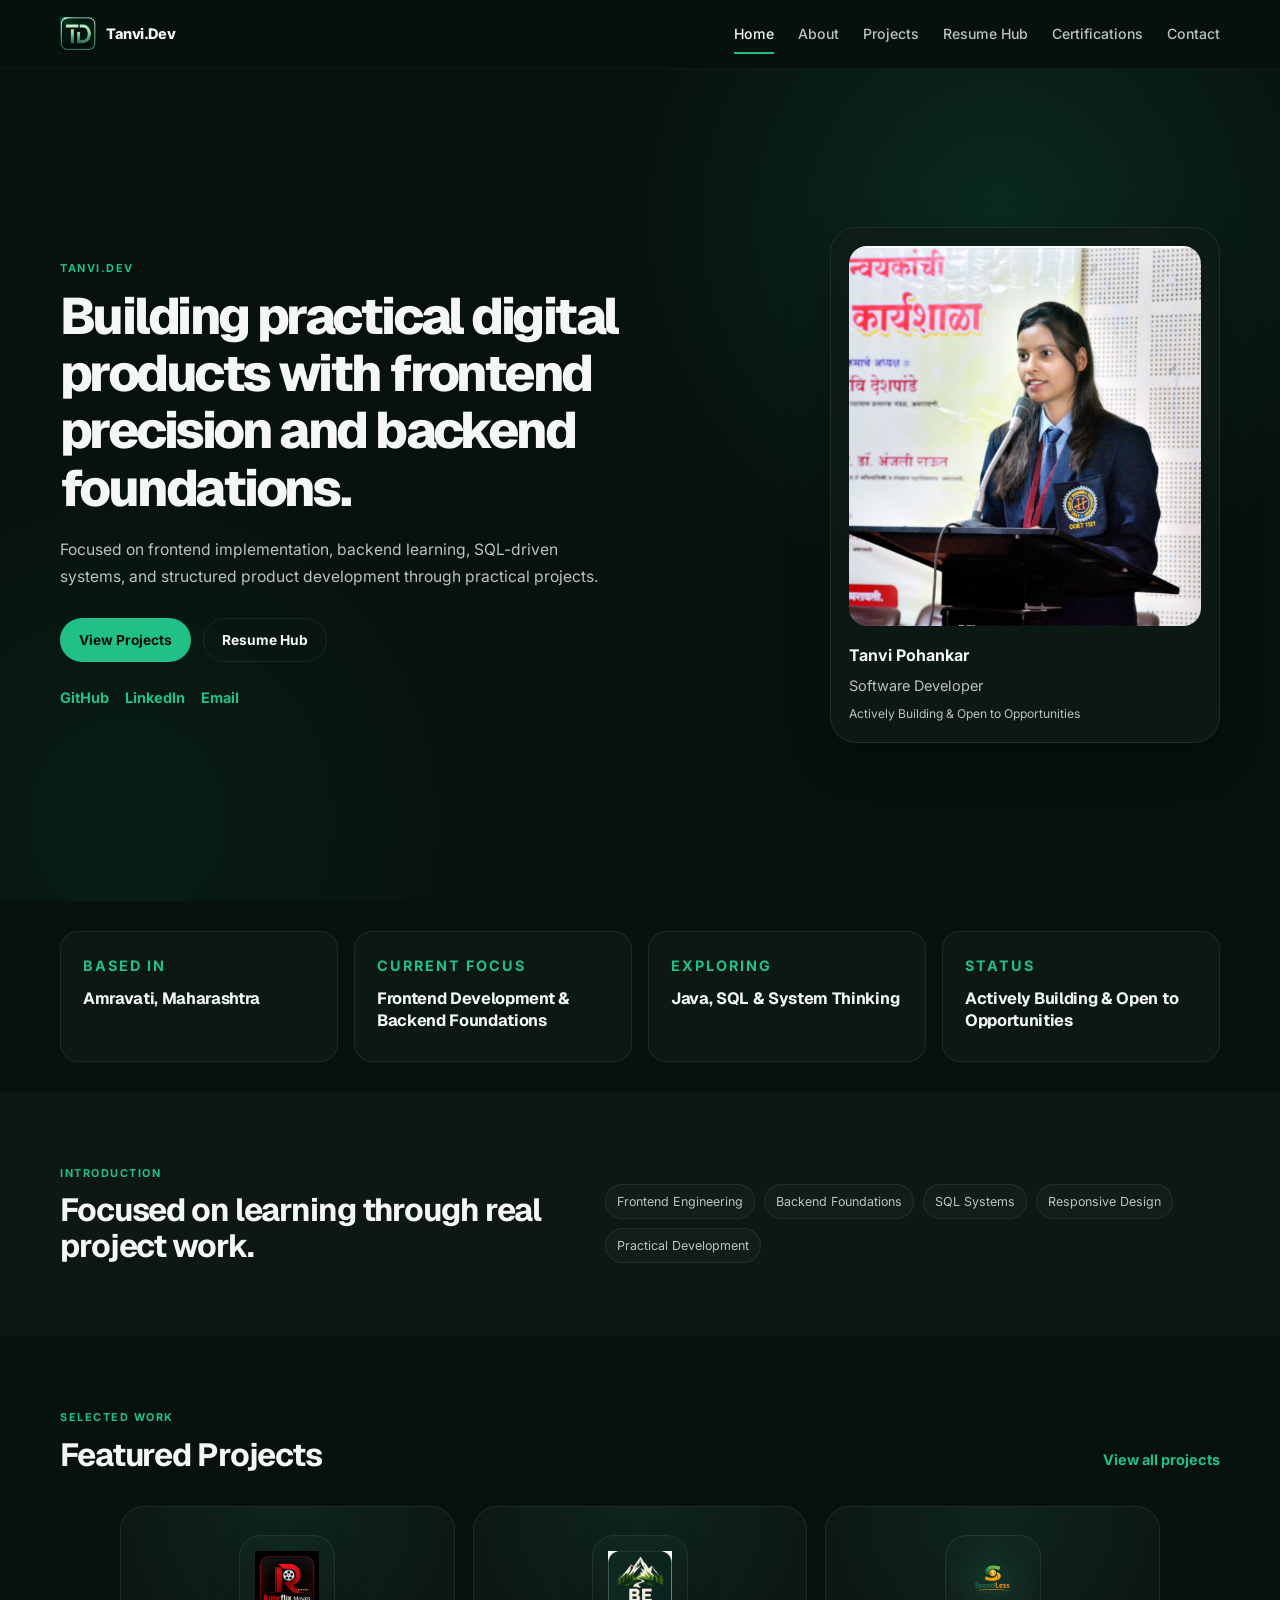
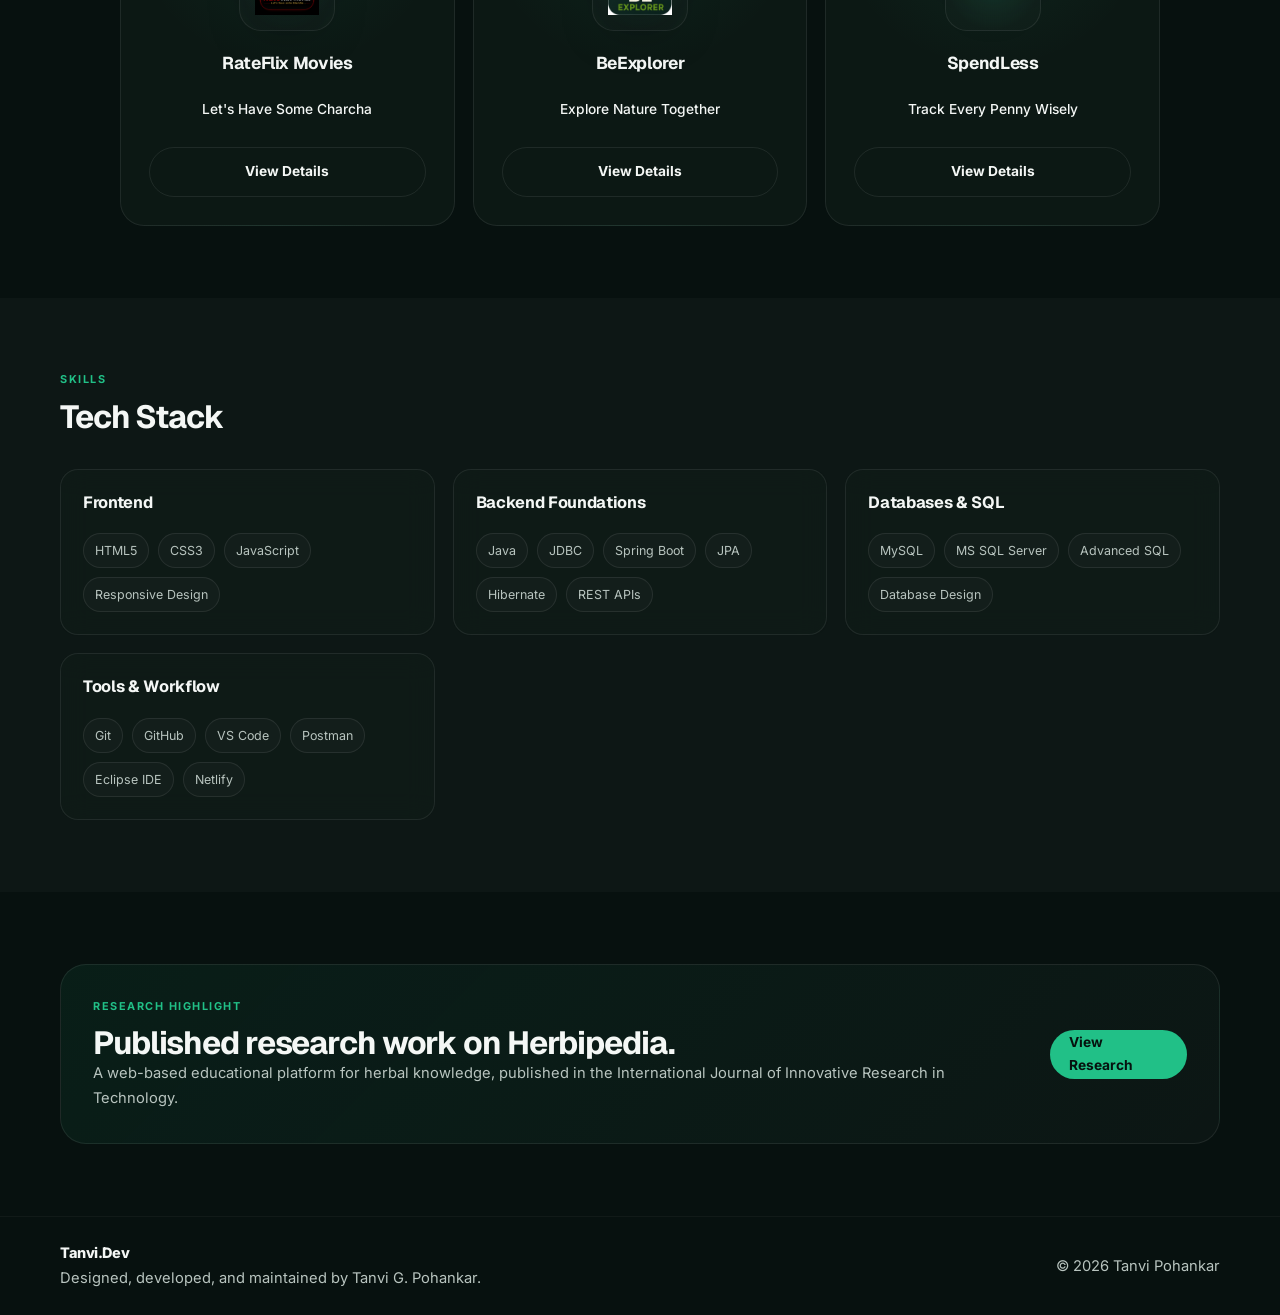
<file: index.html>
<!DOCTYPE html>
<html lang="en">
<head>
  <meta charset="UTF-8">
  <meta name="viewport" content="width=device-width, initial-scale=1.0">

  <title>Tanvi.Dev | Tanvi Pohankar</title>
  <meta name="description" content="Tanvi.Dev is the personal developer brand of Tanvi Pohankar, showcasing projects, resumes, certifications, skills, and software development work.">
  <meta name="author" content="Tanvi Pohankar">
  <meta name="theme-color" content="#07110f">

  <meta property="og:title" content="Tanvi.Dev | Tanvi Pohankar">
  <meta property="og:description" content="Personal developer brand showcasing projects, resumes, certifications, and software development work.">
  <meta property="og:type" content="website">
  <meta property="og:image" content="./assets/images/logo/tanvi-logo.png">

  <link rel="icon" type="image/png" href="./assets/images/logo/tanvi-logo.png">
  <link rel="apple-touch-icon" href="./assets/images/logo/tanvi-logo.png">

  <link rel="preconnect" href="https://fonts.googleapis.com">
  <link rel="preconnect" href="https://fonts.gstatic.com" crossorigin>
  <link href="https://fonts.googleapis.com/css2?family=Geist:wght@500;600;700;800&family=Inter:wght@400;500;600;700&display=swap" rel="stylesheet">

  <link rel="stylesheet" href="./css/style.css">
  <link rel="stylesheet" href="./css/responsive.css">
</head>

<body>
  <a href="#main-content" class="skip-link">Skip to content</a>

  <header class="site-header" id="site-header">
    <div class="container header-container">
      <a href="./index.html" class="brand" aria-label="Tanvi.Dev home">
        <img src="./assets/images/logo/tanvi-logo.png" alt="" class="brand-logo">
        <span>Tanvi.Dev</span>
      </a>

      <nav class="site-nav" id="site-nav" aria-label="Main navigation">
        <a href="./index.html" class="nav-link active">Home</a>
        <a href="./about.html" class="nav-link">About</a>
        <a href="./projects.html" class="nav-link">Projects</a>
        <a href="./resume.html" class="nav-link">Resume Hub</a>
        <a href="./certifications.html" class="nav-link">Certifications</a>
        <a href="./contact.html" class="nav-link">Contact</a>
      </nav>

      <button class="nav-toggle" id="nav-toggle" type="button" aria-label="Open navigation" aria-expanded="false" aria-controls="site-nav">
        <span></span>
        <span></span>
      </button>
    </div>
  </header>

  <main id="main-content">

    <section class="hero section-padding">
      <div class="container hero-grid">
        <div class="hero-content">
          <p class="eyebrow">Tanvi.Dev</p>

          <h1 id="hero-title">
            Building practical digital products with frontend precision and backend foundations.
          </h1>

          <p class="hero-description" id="hero-description">
            Focused on frontend implementation, backend learning, SQL-driven systems, and structured product development through practical projects.
          </p>

          <div class="hero-actions" aria-label="Primary actions">
            <a href="./projects.html" class="btn btn-primary">View Projects</a>
            <a href="./resume.html" class="btn btn-secondary">Resume Hub</a>
          </div>

          <div class="hero-links" id="hero-links" aria-label="Social links"></div>
        </div>

        <aside class="hero-visual" aria-label="Profile summary">
          <div class="profile-card">
            <div class="profile-image-wrap">
              <img src="./assets/images/logo/tanvi_anchor.png" alt="Tanvi Pohankar" class="profile-image">
            </div>

            <div class="profile-meta">
              <strong>Tanvi Pohankar</strong>
              <span id="profile-role"></span>
              <small id="profile-status"></small>
            </div>
          </div>
        </aside>
      </div>
    </section>

    <section class="snapshot section-padding-sm">
      <div class="container">
        <div class="snapshot-grid" id="profile-snapshot"></div>
      </div>
    </section>

    <section class="section-padding section-muted">
      <div class="container section-grid">
        <div>
          <p class="eyebrow">Introduction</p>
          <h2>Focused on learning through real project work.</h2>
        </div>

        <div>
          <p class="section-text" id="quick-intro"></p>
          <div class="mini-tags" id="focus-tags"></div>
        </div>
      </div>
    </section>

    <section class="section-padding">
      <div class="container">
        <div class="section-header">
          <div>
            <p class="eyebrow">Selected Work</p>
            <h2>Featured Projects</h2>
          </div>

          <a href="./projects.html" class="text-link">View all projects</a>
        </div>

        <div class="card-grid featured-grid" id="featured-projects"></div>
      </div>
    </section>

    <section class="section-padding section-muted">
      <div class="container">
        <div class="section-header">
          <div>
            <p class="eyebrow">Skills</p>
            <h2>Tech Stack</h2>
          </div>
        </div>

        <div class="card-grid" id="tech-stack"></div>
      </div>
    </section>

    <section class="section-padding">
      <div class="container">
        <div class="cta-panel">
          <div>
            <p class="eyebrow">Research Highlight</p>
            <h2>Published research work on Herbipedia.</h2>
            <p>
              A web-based educational platform for herbal knowledge, published in the International Journal of Innovative Research in Technology.
            </p>
          </div>

          <div class="cta-actions">
            <a href="./about.html#research-section" class="btn btn-primary">View Research</a>
          </div>
        </div>
      </div>
    </section>

  </main>

  <footer class="site-footer">
    <div class="container footer-container">
      <div>
        <a href="./index.html" class="footer-brand">Tanvi.Dev</a>
        <p id="footer-meta"></p>
      </div>

      <p>© <span id="current-year"></span> Tanvi Pohankar</p>
    </div>
  </footer>

  <script src="./js/data.js"></script>
  <script src="./js/app.js"></script>
</body>
</html>
</file>
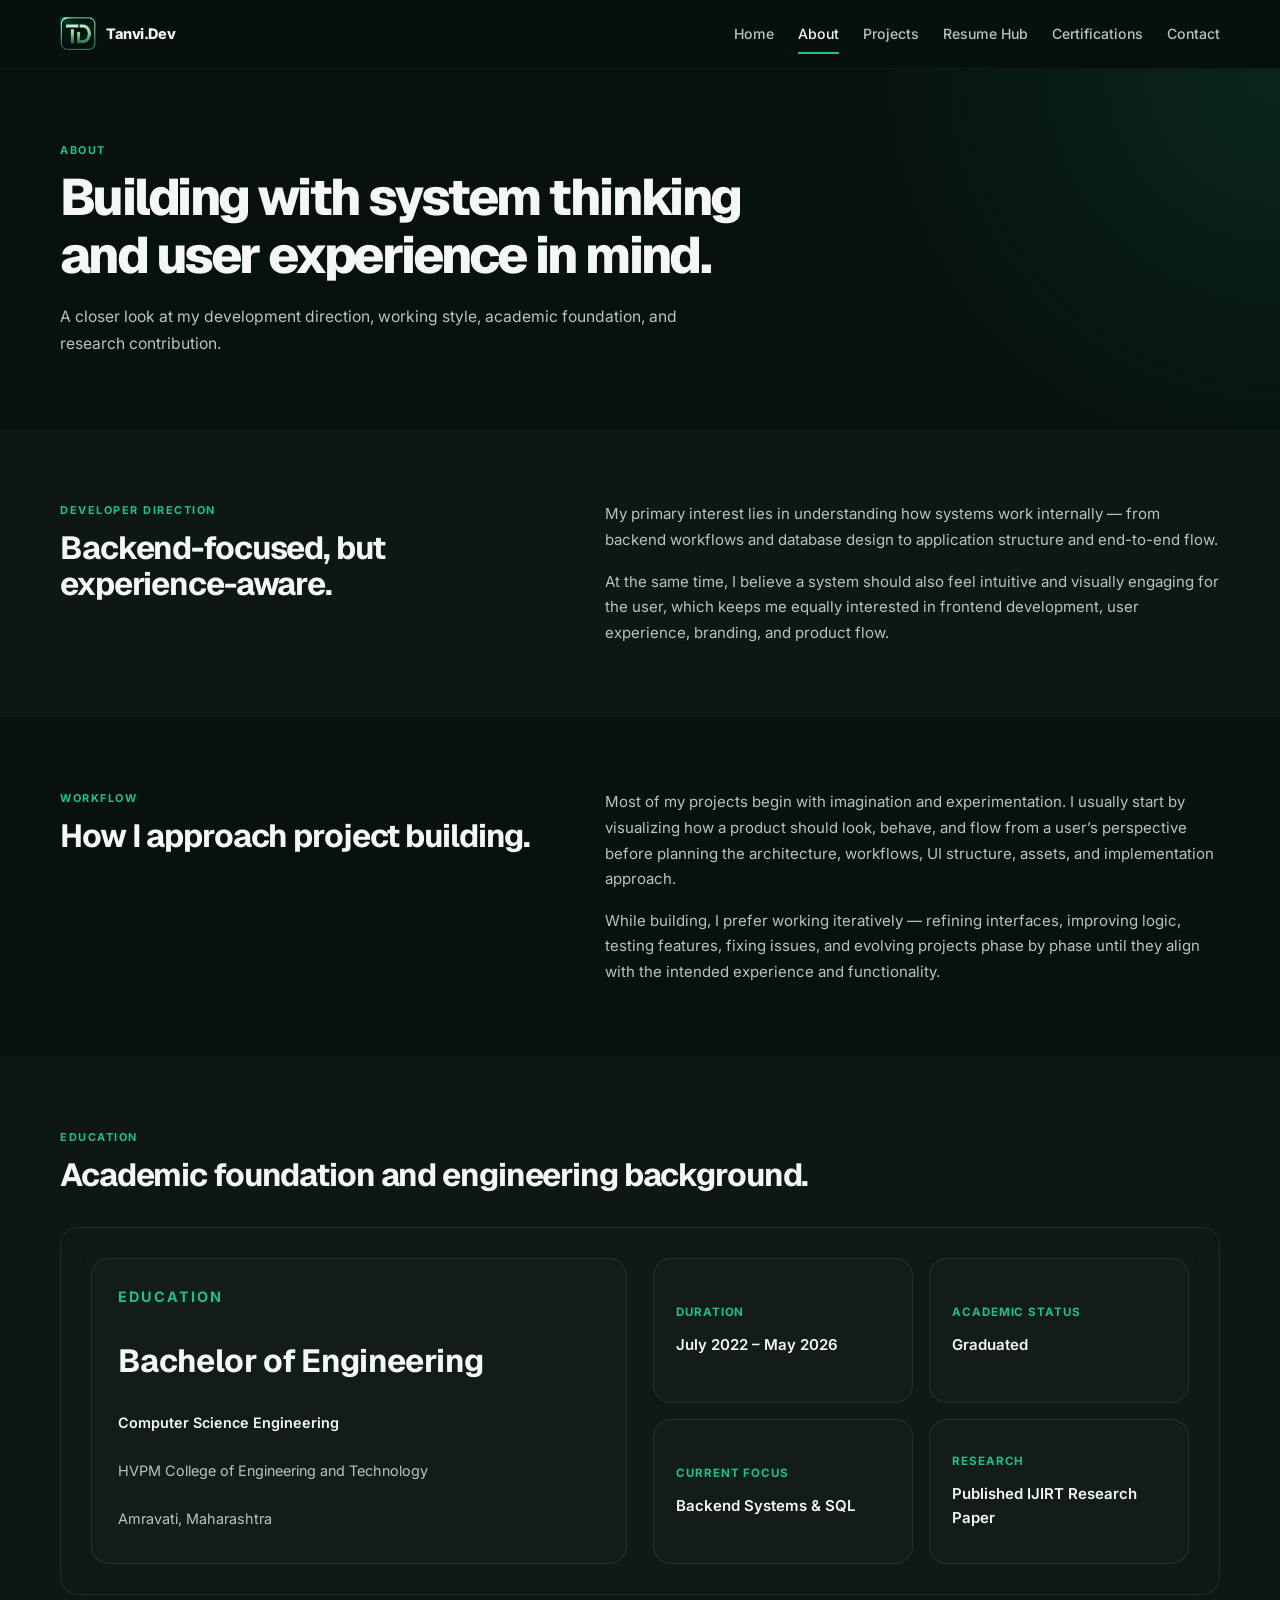
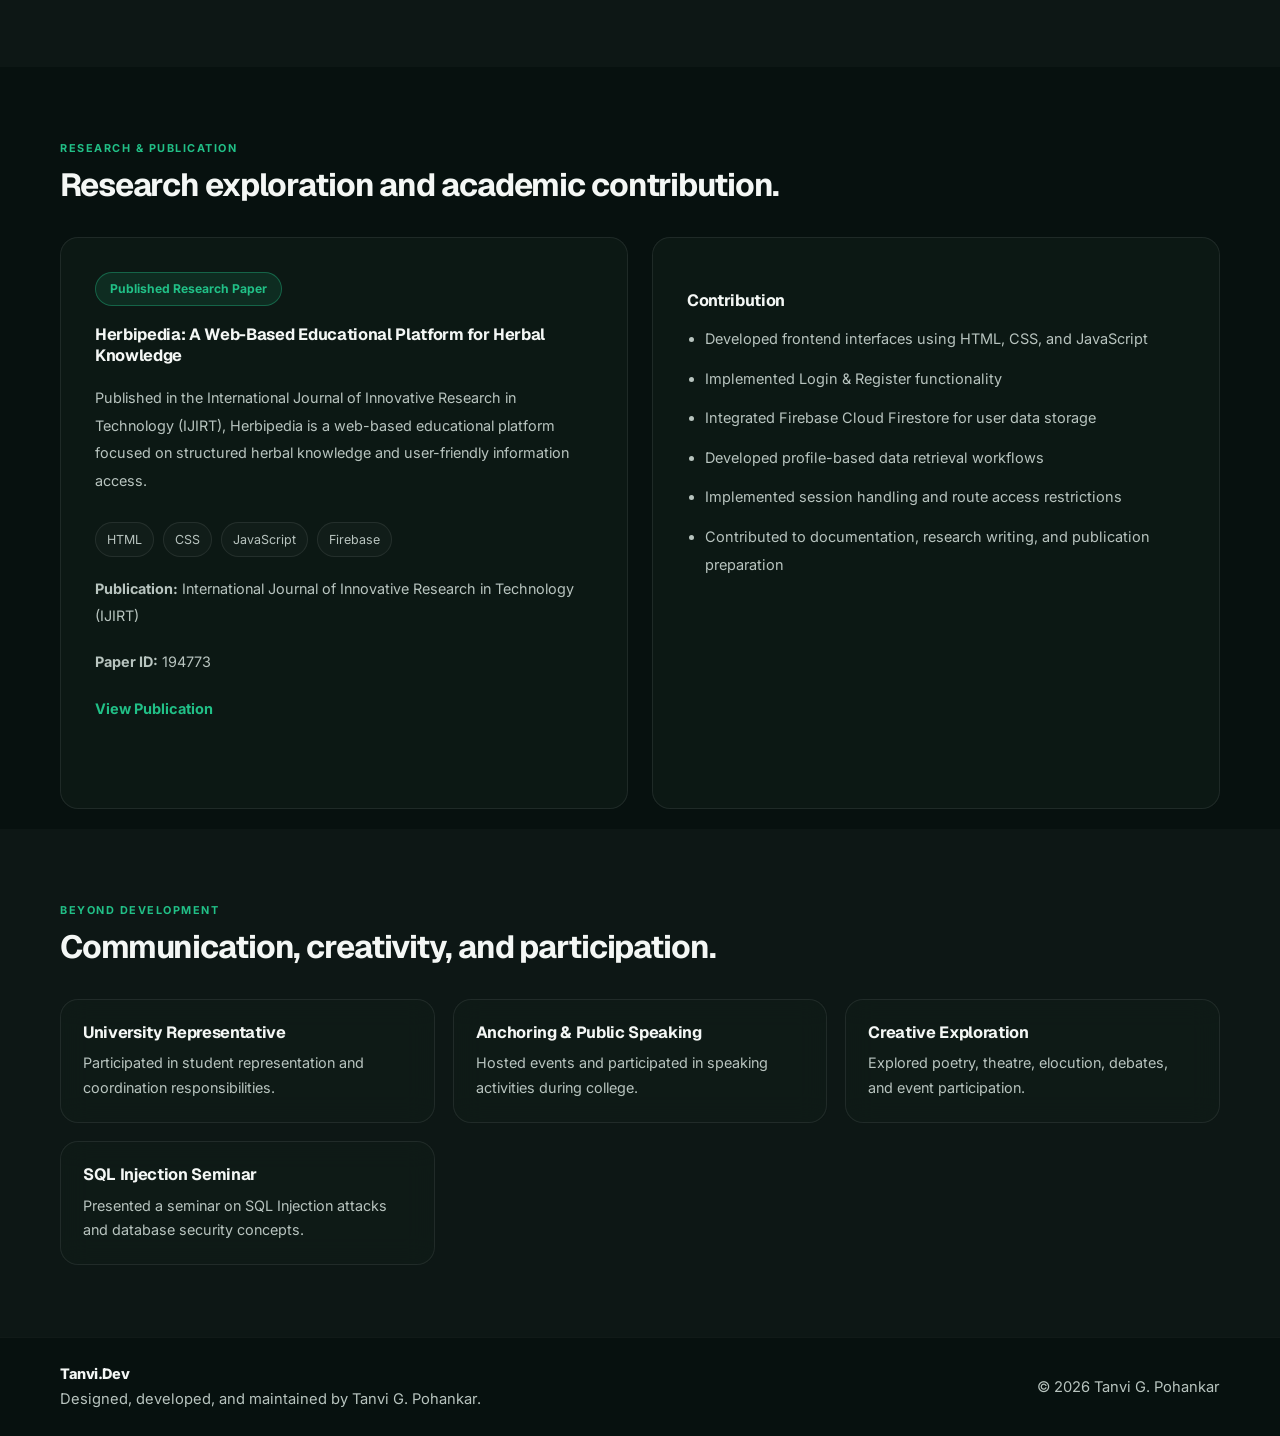
<file: about.html>
<!DOCTYPE html>
<html lang="en">
<head>
  <meta charset="UTF-8">
  <meta name="viewport" content="width=device-width, initial-scale=1.0">

  <title>About | Tanvi.Dev</title>
  <meta name="description" content="About Tanvi G. Pohankar, a backend-focused software developer interested in databases, system workflows, user experience, and structured digital products.">

  <link rel="icon" type="image/png" href="./assets/images/logo/tanvi-logo.png">
  <link rel="apple-touch-icon" href="./assets/images/logo/tanvi-logo.png">

  <link rel="preconnect" href="https://fonts.googleapis.com">
  <link rel="preconnect" href="https://fonts.gstatic.com" crossorigin>
  <link href="https://fonts.googleapis.com/css2?family=Geist:wght@500;600;700;800&family=Inter:wght@400;500;600;700&display=swap" rel="stylesheet">

  <link rel="stylesheet" href="./css/style.css">
  <link rel="stylesheet" href="./css/responsive.css">
</head>

<body>
  <header class="site-header">
    <div class="container header-container">
      <a href="./index.html" class="brand" aria-label="Tanvi.Dev Home">
        <img src="./assets/images/logo/tanvi-logo.png" alt="" class="brand-logo">
        <span>Tanvi.Dev</span>
      </a>

      <nav class="site-nav" id="site-nav" aria-label="Main navigation">
        <a href="./index.html" class="nav-link">Home</a>
        <a href="./about.html" class="nav-link active">About</a>
        <a href="./projects.html" class="nav-link">Projects</a>
        <a href="./resume.html" class="nav-link">Resume Hub</a>
        <a href="./certifications.html" class="nav-link">Certifications</a>
        <a href="./contact.html" class="nav-link">Contact</a>
      </nav>

      <button class="nav-toggle" id="nav-toggle" type="button" aria-label="Toggle navigation" aria-expanded="false">
        <span></span>
        <span></span>
      </button>
    </div>
  </header>

  <main>

    <section class="page-hero section-padding">
      <div class="container">
        <p class="eyebrow">About</p>
        <h1>Building with system thinking and user experience in mind.</h1>
        <p class="page-description">
          A closer look at my development direction, working style, academic foundation, and research contribution.
        </p>
      </div>
    </section>

    <section class="section-padding section-muted">
      <div class="container section-grid">
        <div>
          <p class="eyebrow">Developer Direction</p>
          <h2>Backend-focused, but experience-aware.</h2>
        </div>

        <div class="text-stack" id="about-intro"></div>
      </div>
    </section>

    <section class="section-padding">
      <div class="container section-grid">
        <div>
          <p class="eyebrow">Workflow</p>
          <h2>How I approach project building.</h2>
        </div>

        <div class="text-stack" id="about-workflow"></div>
      </div>
    </section>

    <section class="section-padding section-muted">
      <div class="container">
        <div class="section-header">
          <div>
            <p class="eyebrow">Education</p>
            <h2>Academic foundation and engineering background.</h2>
          </div>
        </div>

        <div id="education-section"></div>
      </div>
    </section>

    <section class="section-padding">
      <div class="container">
        <div class="section-header">
          <div>
            <p class="eyebrow">Research & Publication</p>
            <h2>Research exploration and academic contribution.</h2>
          </div>
        </div>

        <div class="card-grid" id="research-section"></div>
      </div>
    </section>

    <section class="section-padding section-muted">
      <div class="container">
        <div class="section-header">
          <div>
            <p class="eyebrow">Beyond Development</p>
            <h2>Communication, creativity, and participation.</h2>
          </div>
        </div>

        <div class="card-grid" id="about-personality"></div>
      </div>
    </section>

  </main>

  <footer class="site-footer">
    <div class="container footer-container">
      <div>
        <a href="./index.html" class="footer-brand">Tanvi.Dev</a>
        <p>Designed, developed, and maintained by Tanvi G. Pohankar.</p>
      </div>

      <p>© <span id="current-year"></span> Tanvi G. Pohankar</p>
    </div>
  </footer>

  <script src="./js/data.js"></script>
  <script src="./js/about.js"></script>
</body>
</html>
</file>
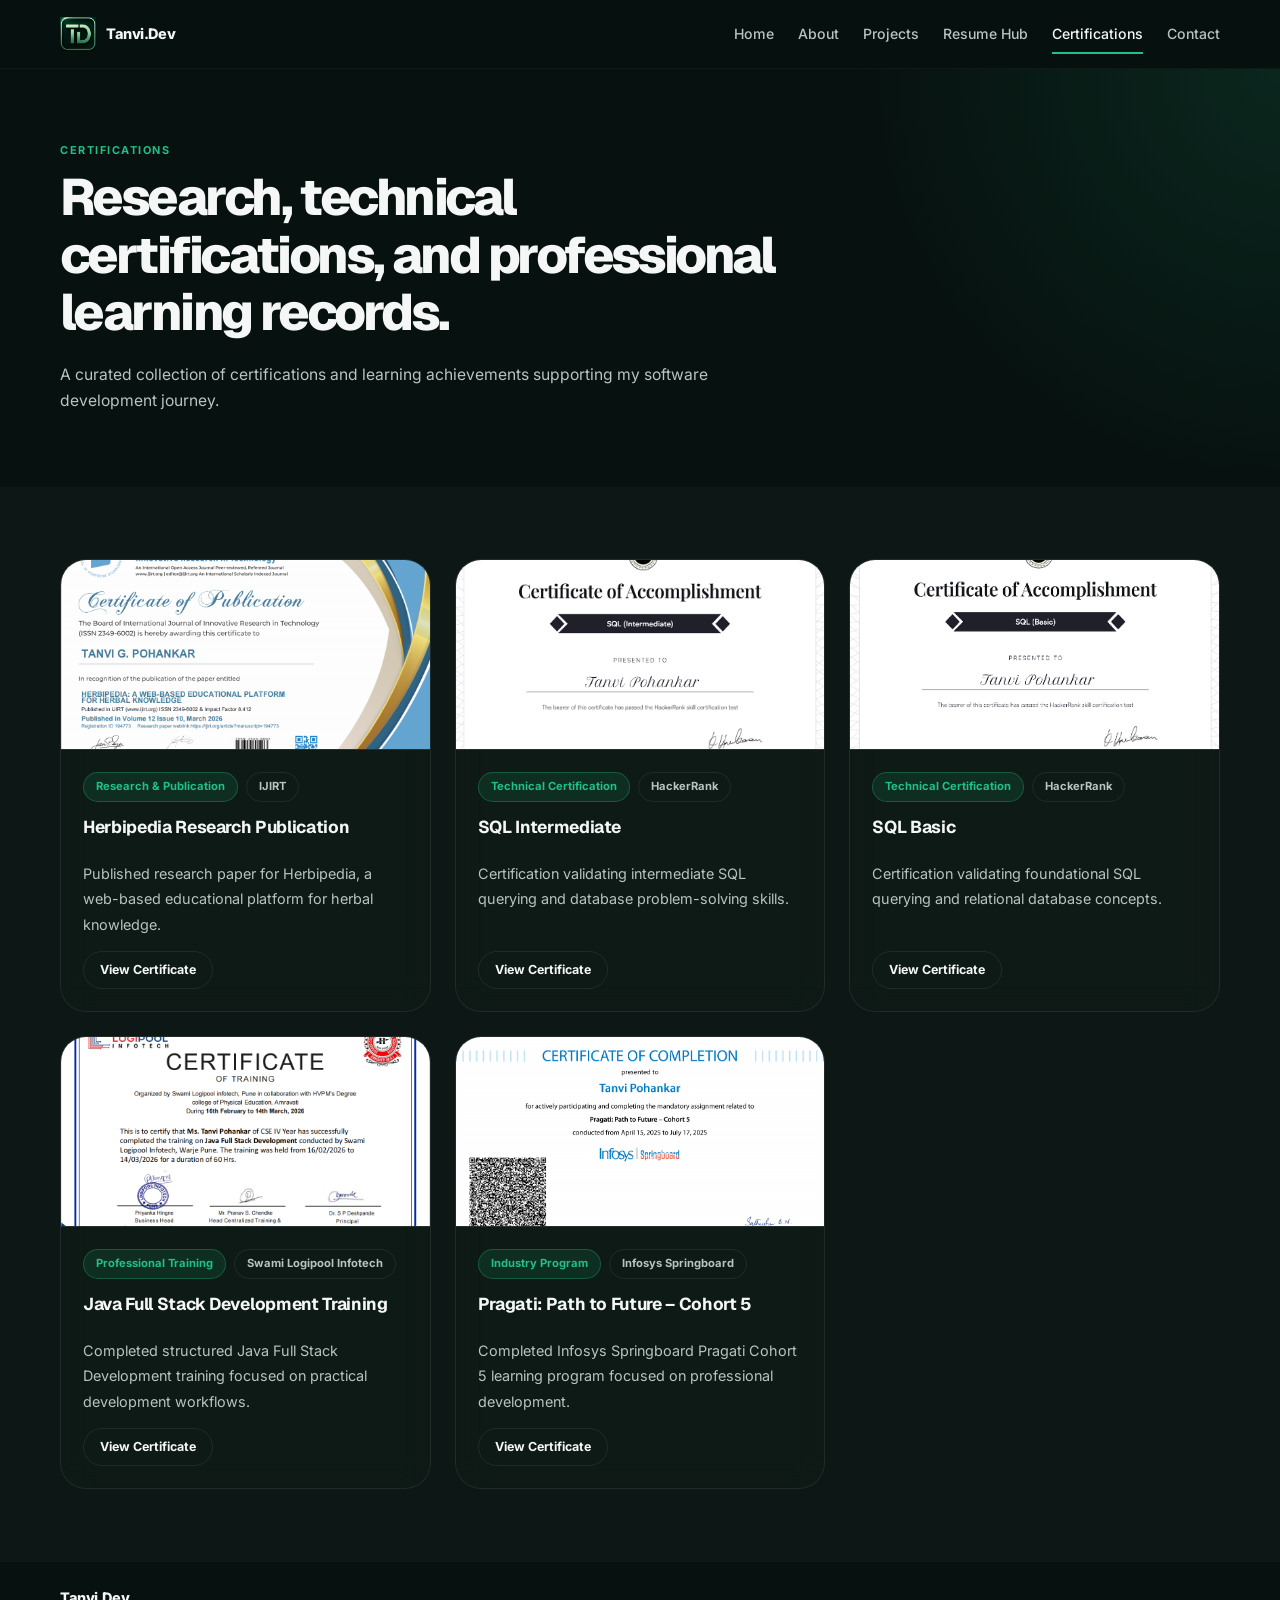
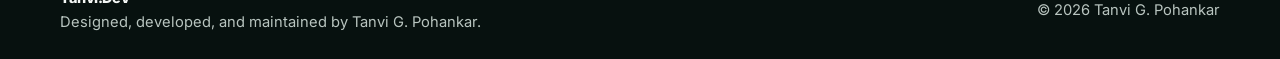
<file: certifications.html>
<!DOCTYPE html>
<html lang="en">
<head>
  <meta charset="UTF-8">
  <meta name="viewport" content="width=device-width, initial-scale=1.0">

  <title>Certifications | Tanvi.Dev</title>
  <meta name="description" content="Certifications, research publications, technical training, and learning records of Tanvi G. Pohankar.">

  <link rel="icon" type="image/png" href="./assets/images/logo/tanvi-logo.png">
  <link rel="apple-touch-icon" href="./assets/images/logo/tanvi-logo.png">

  <link rel="preconnect" href="https://fonts.googleapis.com">
  <link rel="preconnect" href="https://fonts.gstatic.com" crossorigin>
  <link href="https://fonts.googleapis.com/css2?family=Geist:wght@500;600;700;800&family=Inter:wght@400;500;600;700&display=swap" rel="stylesheet">

  <link rel="stylesheet" href="./css/style.css">
  <link rel="stylesheet" href="./css/responsive.css">
</head>

<body>
  <header class="site-header">
    <div class="container header-container">
      <a href="./index.html" class="brand" aria-label="Tanvi.Dev Home">
        <img src="./assets/images/logo/tanvi-logo.png" alt="" class="brand-logo">
        <span>Tanvi.Dev</span>
      </a>

      <nav class="site-nav" id="site-nav" aria-label="Main navigation">
        <a href="./index.html" class="nav-link">Home</a>
        <a href="./about.html" class="nav-link">About</a>
        <a href="./projects.html" class="nav-link">Projects</a>
        <a href="./resume.html" class="nav-link">Resume Hub</a>
        <a href="./certifications.html" class="nav-link active">Certifications</a>
        <a href="./contact.html" class="nav-link">Contact</a>
      </nav>

      <button class="nav-toggle" id="nav-toggle" type="button" aria-label="Toggle navigation" aria-expanded="false">
        <span></span>
        <span></span>
      </button>
    </div>
  </header>

  <main>
    <section class="page-hero section-padding">
      <div class="container">
        <p class="eyebrow">Certifications</p>
        <h1>Research, technical certifications, and professional learning records.</h1>
        <p class="page-description">
          A curated collection of certifications and learning achievements supporting my software development journey.
        </p>
      </div>
    </section>

    <section class="section-padding section-muted">
      <div class="container">
        <div class="certification-grid" id="certification-grid"></div>
      </div>
    </section>
  </main>

  <footer class="site-footer">
    <div class="container footer-container">
      <div>
        <a href="./index.html" class="footer-brand">Tanvi.Dev</a>
        <p>Designed, developed, and maintained by Tanvi G. Pohankar.</p>
      </div>

      <p>© <span id="current-year"></span> Tanvi G. Pohankar</p>
    </div>
  </footer>

  <script src="./js/data.js"></script>
  <script src="./js/certifications.js"></script>
</body>
</html>
</file>
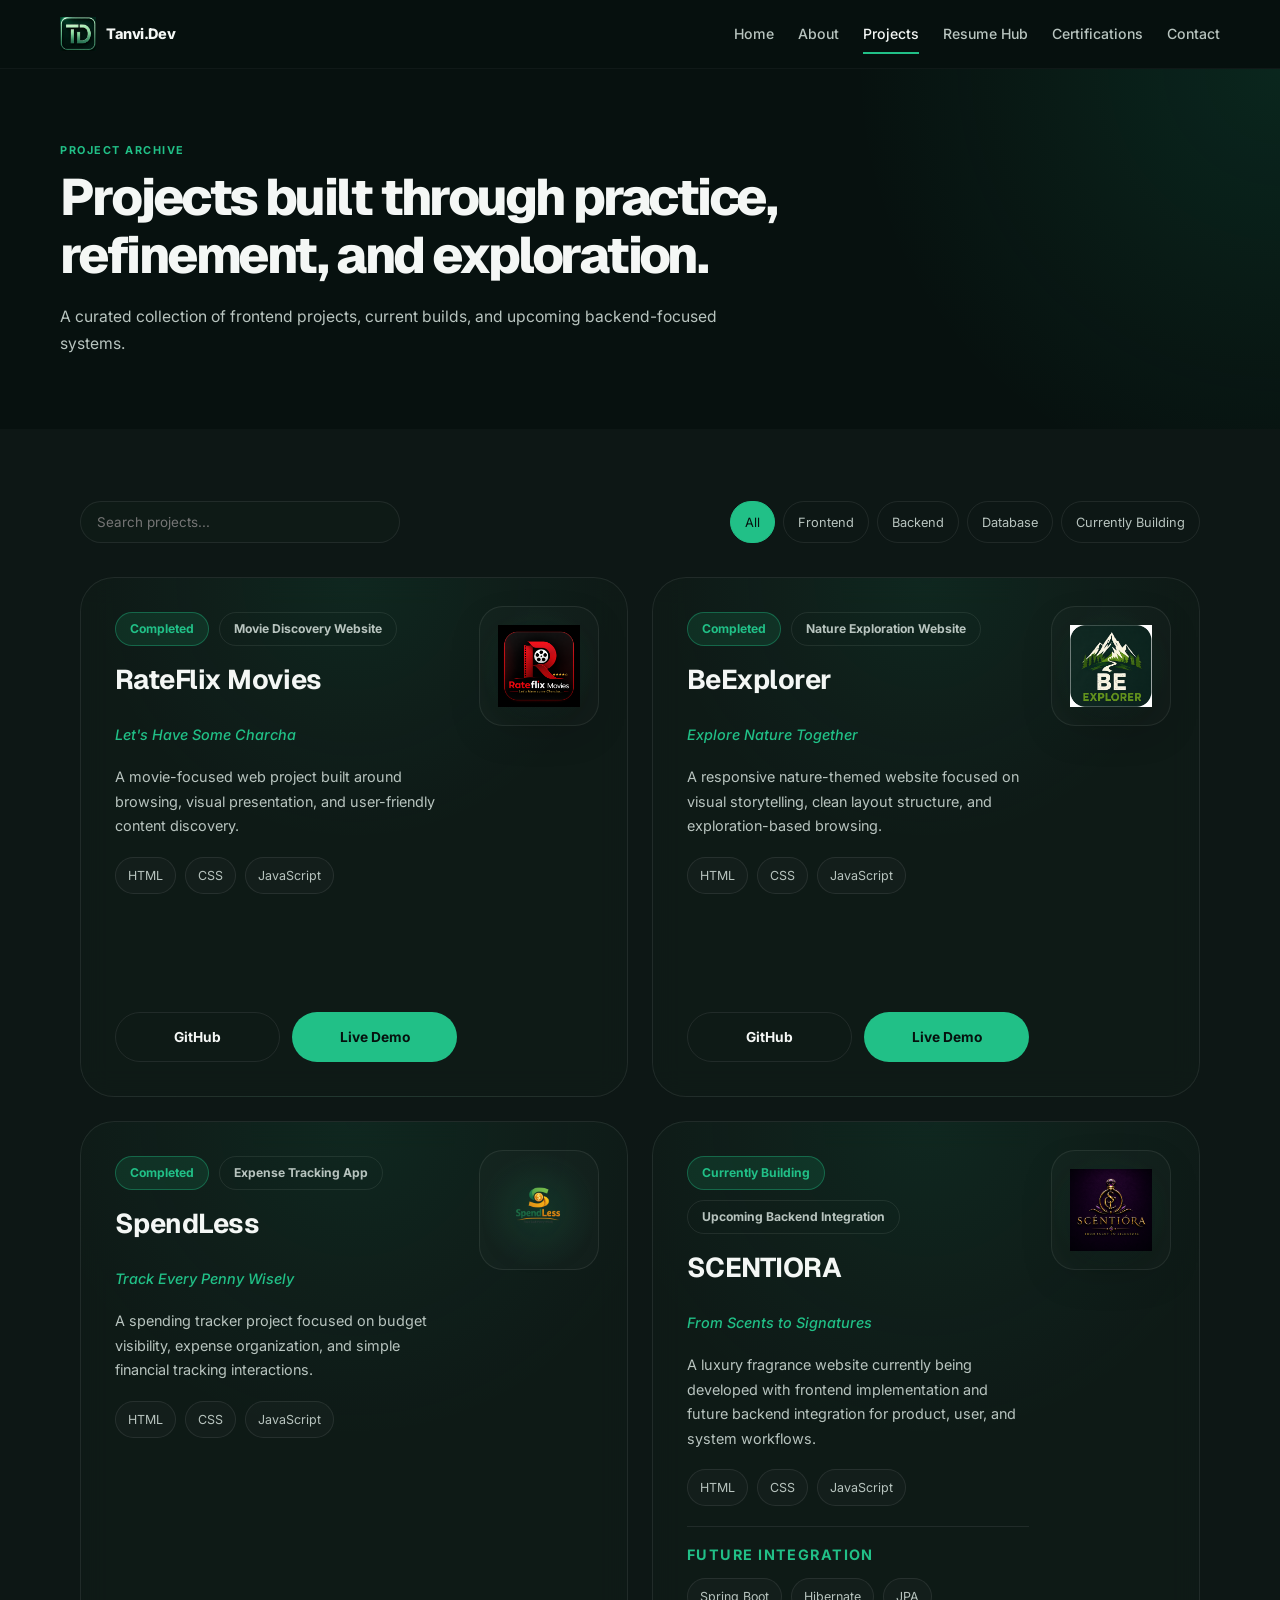
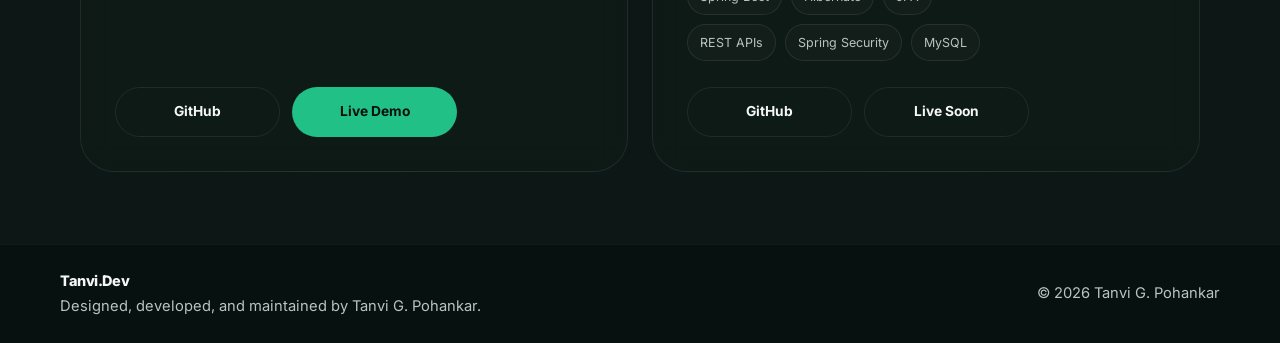
<file: projects.html>
<!DOCTYPE html>
<html lang="en">
<head>
  <meta charset="UTF-8">
  <meta name="viewport" content="width=device-width, initial-scale=1.0">

  <title>Projects | Tanvi.Dev</title>
  <meta name="description" content="Projects by Tanvi G. Pohankar across frontend development, backend foundations, SQL systems, and structured product workflows.">

  <link rel="icon" type="image/png" href="./assets/images/logo/tanvi-logo.png">
  <link rel="apple-touch-icon" href="./assets/images/logo/tanvi-logo.png">

  <link rel="preconnect" href="https://fonts.googleapis.com">
  <link rel="preconnect" href="https://fonts.gstatic.com" crossorigin>
  <link href="https://fonts.googleapis.com/css2?family=Geist:wght@500;600;700;800&family=Inter:wght@400;500;600;700&display=swap" rel="stylesheet">

  <link rel="stylesheet" href="./css/style.css">
  <link rel="stylesheet" href="./css/responsive.css">
</head>

<body>
  <header class="site-header">
    <div class="container header-container">
      <a href="./index.html" class="brand">
        <img src="./assets/images/logo/tanvi-logo.png" alt="" class="brand-logo">
        <span>Tanvi.Dev</span>
      </a>

      <nav class="site-nav" id="site-nav">
        <a href="./index.html" class="nav-link">Home</a>
        <a href="./about.html" class="nav-link">About</a>
        <a href="./projects.html" class="nav-link active">Projects</a>
        <a href="./resume.html" class="nav-link">Resume Hub</a>
        <a href="./certifications.html" class="nav-link">Certifications</a>
        <a href="./contact.html" class="nav-link">Contact</a>
      </nav>

      <button class="nav-toggle" id="nav-toggle" type="button" aria-label="Toggle navigation" aria-expanded="false">
        <span></span>
        <span></span>
      </button>
    </div>
  </header>

  <main>
    <section class="page-hero section-padding">
      <div class="container">
        <p class="eyebrow">Project Archive</p>
        <h1>Projects built through practice, refinement, and exploration.</h1>
        <p class="page-description">
          A curated collection of frontend projects, current builds, and upcoming backend-focused systems.
        </p>
      </div>
    </section>

    <section class="section-padding section-muted">
      <div class="container">
        <div class="project-controls">
          <input type="text" id="project-search" placeholder="Search projects..." aria-label="Search projects">

          <div class="filter-group" id="project-filters">
            <button class="filter-btn active" data-filter="all">All</button>
            <button class="filter-btn" data-filter="frontend">Frontend</button>
            <button class="filter-btn" data-filter="backend">Backend</button>
            <button class="filter-btn" data-filter="database">Database</button>
            <button class="filter-btn" data-filter="building">Currently Building</button>
          </div>
        </div>

        <div class="card-grid featured-grid" id="projects-grid"></div>
      </div>
    </section>
  </main>

  <footer class="site-footer">
    <div class="container footer-container">
      <div>
        <a href="./index.html" class="footer-brand">Tanvi.Dev</a>
        <p>Designed, developed, and maintained by Tanvi G. Pohankar.</p>
      </div>

      <p>© <span id="current-year"></span> Tanvi G. Pohankar</p>
    </div>
  </footer>

  <script src="./js/data.js"></script>
  <script src="./js/projects.js"></script>
</body>
</html>
</file>
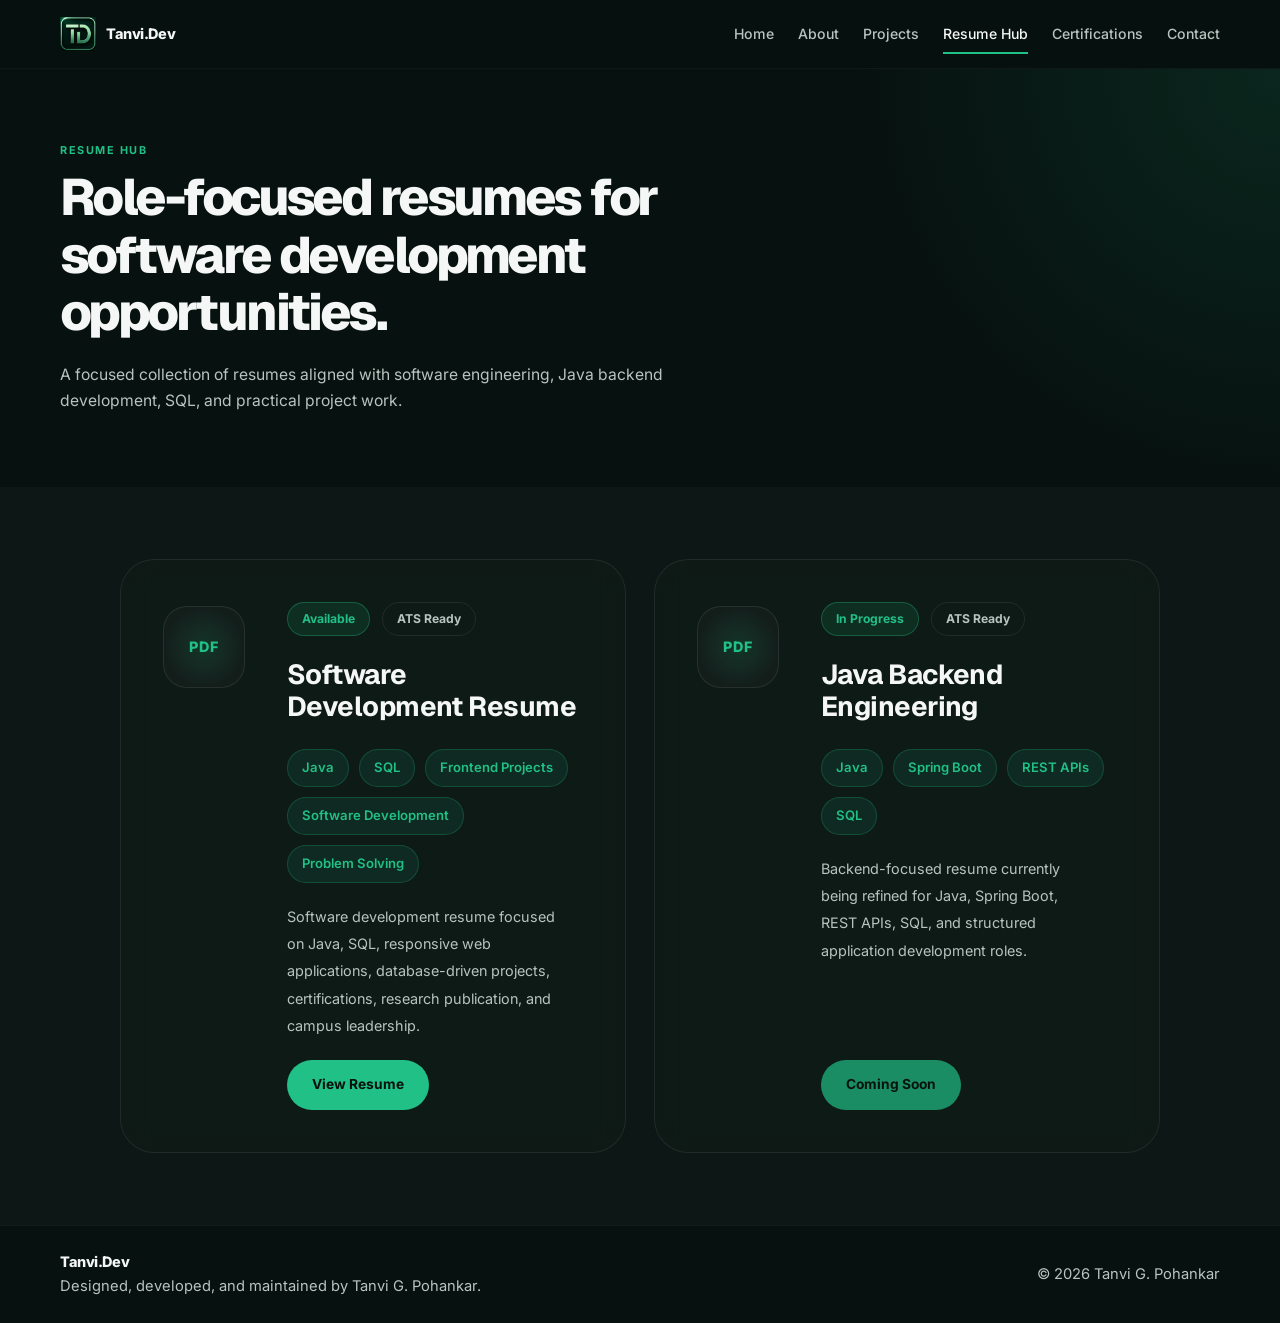
<file: resume.html>
<!DOCTYPE html>
<html lang="en">
<head>
  <meta charset="UTF-8">
  <meta name="viewport" content="width=device-width, initial-scale=1.0">

  <title>Resume Hub | Tanvi.Dev</title>
  <meta name="description" content="Role-focused resume hub of Tanvi G. Pohankar for software engineering and Java backend engineering opportunities.">

  <link rel="icon" type="image/png" href="./assets/images/logo/tanvi-logo.png">
  <link rel="apple-touch-icon" href="./assets/images/logo/tanvi-logo.png">

  <link rel="preconnect" href="https://fonts.googleapis.com">
  <link rel="preconnect" href="https://fonts.gstatic.com" crossorigin>
  <link href="https://fonts.googleapis.com/css2?family=Geist:wght@500;600;700;800&family=Inter:wght@400;500;600;700&display=swap" rel="stylesheet">

  <link rel="stylesheet" href="./css/style.css">
  <link rel="stylesheet" href="./css/responsive.css">
</head>

<body>
  <header class="site-header">
    <div class="container header-container">
      <a href="./index.html" class="brand" aria-label="Tanvi.Dev Home">
        <img src="./assets/images/logo/tanvi-logo.png" alt="" class="brand-logo">
        <span>Tanvi.Dev</span>
      </a>

      <nav class="site-nav" id="site-nav" aria-label="Main navigation">
        <a href="./index.html" class="nav-link">Home</a>
        <a href="./about.html" class="nav-link">About</a>
        <a href="./projects.html" class="nav-link">Projects</a>
        <a href="./resume.html" class="nav-link active">Resume Hub</a>
        <a href="./certifications.html" class="nav-link">Certifications</a>
        <a href="./contact.html" class="nav-link">Contact</a>
      </nav>

      <button class="nav-toggle" id="nav-toggle" type="button" aria-label="Toggle navigation" aria-expanded="false">
        <span></span>
        <span></span>
      </button>
    </div>
  </header>

  <main>
    <section class="page-hero section-padding">
      <div class="container">
        <p class="eyebrow">Resume Hub</p>
        <h1>Role-focused resumes for software development opportunities.</h1>
        <p class="page-description">
          A focused collection of resumes aligned with software engineering, Java backend development, SQL, and practical project work.
        </p>
      </div>
    </section>

    <section class="section-padding section-muted">
      <div class="container">
        <div class="resume-grid" id="resume-grid"></div>
      </div>
    </section>
  </main>

  <footer class="site-footer">
    <div class="container footer-container">
      <div>
        <a href="./index.html" class="footer-brand">Tanvi.Dev</a>
        <p>Designed, developed, and maintained by Tanvi G. Pohankar.</p>
      </div>

      <p>© <span id="current-year"></span> Tanvi G. Pohankar</p>
    </div>
  </footer>

  <script src="./js/data.js"></script>
  <script src="./js/resume.js"></script>
</body>
</html>
</file>
<file: css/style.css>
/* ================================
   Tanvi.Dev - Global Styles
================================ */

:root {
  --bg-primary: #07110f;
  --bg-secondary: #0d1715;
  --bg-card: rgba(16, 27, 24, 0.74);

  --text-primary: #f4f7f5;
  --text-secondary: #b8c4bf;
  --text-muted: #7f8d87;

  --accent: #21c087;
  --accent-hover: #1ba572;

  --border: rgba(255, 255, 255, 0.08);
  --border-soft: rgba(255, 255, 255, 0.04);

  --shadow: 0 18px 45px rgba(0, 0, 0, 0.28);

  --radius-sm: 10px;
  --radius-md: 18px;
  --radius-lg: 26px;

  --container: 1160px;
  --transition: 0.25s ease;
}

/* ================================
   Reset
================================ */

*,
*::before,
*::after {
  margin: 0;
  padding: 0;
  box-sizing: border-box;
}

/* ================================
   Base
================================ */

html {
  scroll-behavior: smooth;
}

body {
  font-family: "Inter", sans-serif;
  background: var(--bg-primary);
  color: var(--text-primary);
  font-size: 14.5px;
  line-height: 1.7;
  overflow-x: hidden;
}

img {
  display: block;
  max-width: 100%;
}

a {
  color: inherit;
  text-decoration: none;
}

button,
input,
textarea {
  font: inherit;
}

/* ================================
   Layout
================================ */

.container {
  width: min(92%, var(--container));
  margin-inline: auto;
}

.section-padding {
  padding: 72px 0;
}

.section-padding-sm {
  padding: 30px 0;
}

.section-muted {
  background: var(--bg-secondary);
}

.section-grid {
  display: grid;
  grid-template-columns: 0.9fr 1.1fr;
  gap: 42px;
  align-items: start;
}

.card-grid {
  display: grid;
  grid-template-columns: repeat(3, 1fr);
  gap: 18px;
}

.section-header {
  display: flex;
  justify-content: space-between;
  align-items: flex-end;
  gap: 22px;
  margin-bottom: 34px;
}

/* ================================
   Typography
================================ */

h1,
h2,
h3,
h4 {
  font-family: "Geist", sans-serif;
  line-height: 1.12;
}

h1 {
  max-width: 760px;
  font-size: clamp(2.15rem, 4vw, 3.75rem);
  letter-spacing: -0.05em;
  font-weight: 800;
}

h2 {
  font-size: clamp(1.55rem, 2.5vw, 2.35rem);
  letter-spacing: -0.035em;
  font-weight: 700;
}

h3 {
  font-size: 1.02rem;
  line-height: 1.3;
  letter-spacing: -0.02em;
  font-weight: 700;
}

p {
  color: var(--text-secondary);
  font-size: 0.92rem;
}

.eyebrow {
  margin-bottom: 10px;
  color: var(--accent);
  font-size: 0.68rem;
  font-weight: 700;
  letter-spacing: 0.14em;
  text-transform: uppercase;
}

.section-text {
  max-width: 680px;
  font-size: 0.94rem;
}

/* ================================
   Header
================================ */

.site-header {
  position: sticky;
  top: 0;
  z-index: 1000;
  background: rgba(7, 17, 15, 0.78);
  border-bottom: 1px solid var(--border-soft);
  backdrop-filter: blur(18px);
}

.header-container {
  height: 68px;
  display: flex;
  justify-content: space-between;
  align-items: center;
}

.brand,
.footer-brand {
  display: flex;
  align-items: center;
  gap: 10px;
  font-weight: 800;
  letter-spacing: -0.03em;
}

.brand-logo {
  width: 36px;
  height: 36px;
  object-fit: contain;
}

.site-nav {
  display: flex;
  align-items: center;
  gap: 24px;
}

.nav-link {
  position: relative;
  color: var(--text-secondary);
  font-size: 0.88rem;
  font-weight: 500;
  transition: var(--transition);
}

.nav-link:hover,
.nav-link.active {
  color: var(--text-primary);
}

.nav-link::after {
  content: "";
  position: absolute;
  left: 0;
  bottom: -8px;
  width: 100%;
  height: 2px;
  background: var(--accent);
  transform: scaleX(0);
  transform-origin: left;
  transition: var(--transition);
}

.nav-link:hover::after,
.nav-link.active::after {
  transform: scaleX(1);
}

.nav-toggle {
  display: none;
  flex-direction: column;
  gap: 5px;
  background: transparent;
  border: 0;
  cursor: pointer;
}

.nav-toggle span {
  width: 24px;
  height: 2px;
  background: var(--text-primary);
  border-radius: 999px;
}

/* ================================
   Hero
================================ */

.hero {
  position: relative;
  min-height: calc(100vh - 68px);
  display: flex;
  align-items: center;
  overflow: hidden;
}

.hero::before {
  content: "";
  position: absolute;
  inset: 0;
  background:
    radial-gradient(circle at 78% 18%, rgba(33, 192, 135, 0.14), transparent 32%),
    radial-gradient(circle at 10% 90%, rgba(33, 192, 135, 0.07), transparent 28%);
  pointer-events: none;
}

.hero-grid {
  position: relative;
  display: grid;
  grid-template-columns: 1.05fr 0.95fr;
  gap: 54px;
  align-items: center;
}

.hero-content {
  max-width: 740px;
}

.hero-description {
  max-width: 560px;
  margin-top: 20px;
  font-size: 0.98rem;
}

.hero-actions {
  display: flex;
  flex-wrap: wrap;
  gap: 12px;
  margin-top: 28px;
}

.hero-links {
  display: flex;
  align-items: center;
  gap: 16px;
  margin-top: 24px;
}

/* ================================
   Buttons
================================ */

.btn {
  min-height: 44px;
  display: inline-flex;
  align-items: center;
  justify-content: center;
  padding: 0 18px;
  border: 1px solid transparent;
  border-radius: 999px;
  font-size: 0.86rem;
  font-weight: 700;
  transition: var(--transition);
}

.btn-primary {
  background: var(--accent);
  color: #06110e;
}

.btn-primary:hover {
  background: var(--accent-hover);
  transform: translateY(-2px);
}

.btn-secondary,
.btn-ghost {
  background: transparent;
  border-color: var(--border);
  color: var(--text-primary);
}

.btn-secondary:hover,
.btn-ghost:hover {
  border-color: var(--accent);
  color: var(--accent);
}

/* ================================
   Profile Card
================================ */

.hero-visual {
  display: flex;
  justify-content: flex-end;
}

.profile-card {
  width: min(100%, 390px);
  padding: 18px;
  background: var(--bg-card);
  border: 1px solid var(--border);
  border-radius: var(--radius-lg);
  box-shadow: var(--shadow);
  backdrop-filter: blur(14px);
}

.profile-image-wrap {
  overflow: hidden;
  border-radius: var(--radius-md);
  background: rgba(255, 255, 255, 0.03);
}

.profile-image {
  width: 100%;
  aspect-ratio: 1 / 1.08;
  object-fit: cover;
}

.profile-meta {
  display: flex;
  flex-direction: column;
  gap: 5px;
  margin-top: 16px;
}

.profile-meta strong {
  font-size: 1rem;
}

.profile-meta span,
.profile-meta small {
  color: var(--text-secondary);
}

/* ================================
   Cards and Tags
================================ */

.snapshot-grid {
  display: grid;
  grid-template-columns: repeat(4, 1fr);
  gap: 16px;
}

.card {
  padding: 22px;
  background: var(--bg-card);
  border: 1px solid var(--border);
  border-radius: var(--radius-md);
  backdrop-filter: blur(14px);
  transition: var(--transition);
}

.card:hover {
  transform: translateY(-4px);
  border-color: rgba(33, 192, 135, 0.32);
}

.card h3 {
  margin-bottom: 8px;
}

.card p {
  font-size: 0.9rem;
}

.mini-tags {
  display: flex;
  flex-wrap: wrap;
  gap: 9px;
  margin-top: 20px;
}

.tag {
  padding: 6px 11px;
  background: rgba(255, 255, 255, 0.025);
  border: 1px solid var(--border);
  border-radius: 999px;
  color: var(--text-secondary);
  font-size: 0.78rem;
}

.build-list {
  display: grid;
  gap: 14px;
}

/* ================================
   CTA and Resume Blocks
================================ */

.cta-panel,
.resume-strip {
  display: flex;
  justify-content: space-between;
  align-items: center;
  gap: 28px;
  padding: 32px;
  background: linear-gradient(135deg, rgba(33, 192, 135, 0.08), rgba(255, 255, 255, 0.025));
  border: 1px solid var(--border);
  border-radius: var(--radius-lg);
}

.cta-actions,
.resume-strip-actions {
  display: flex;
  flex-wrap: wrap;
  gap: 12px;
}

.text-link {
  color: var(--accent);
  font-weight: 700;
  transition: var(--transition);
}

.text-link:hover {
  opacity: 0.75;
}

/* ================================
   Page Hero
================================ */

.page-hero {
  background:
    radial-gradient(circle at top right, rgba(33, 192, 135, 0.12), transparent 32%),
    var(--bg-primary);
}

.page-description {
  max-width: 680px;
  margin-top: 20px;
  font-size: 0.98rem;
}

/* ================================
   About Page
================================ */

.text-stack {
  display: grid;
  gap: 16px;
}

/* ================================
   Education
================================ */

.education-card {
  padding: 30px;
}

.education-layout {
  display: grid;
  grid-template-columns: 1fr 1fr;
  gap: 26px;
  align-items: stretch;
}

.education-primary {
  display: grid;
  gap: 18px;
  padding: 26px;
  border: 1px solid var(--border);
  border-radius: var(--radius-md);
  background: rgba(255, 255, 255, 0.02);
}

.education-primary h3 {
  font-size: clamp(1.55rem, 2.5vw, 2.1rem);
  line-height: 1.15;
}

.education-branch {
  color: var(--text-primary);
  font-size: 1rem;
  font-weight: 600;
}

.education-college,
.education-location {
  color: var(--text-secondary);
  font-size: 0.9rem;
  line-height: 1.7;
}

.education-secondary {
  display: grid;
  grid-template-columns: 1fr 1fr;
  gap: 16px;
}

.education-item {
  display: flex;
  flex-direction: column;
  justify-content: center;
  min-height: 145px;
  padding: 22px;
  border: 1px solid var(--border);
  border-radius: var(--radius-md);
  background: rgba(255, 255, 255, 0.02);
  transition: var(--transition);
}

.education-item:hover {
  border-color: rgba(33, 192, 135, 0.4);
  transform: translateY(-4px);
}

.education-item span {
  display: inline-block;
  margin-bottom: 10px;
  color: var(--accent);
  font-size: 0.72rem;
  font-weight: 700;
  letter-spacing: 0.08em;
  text-transform: uppercase;
}

.education-item p {
  color: var(--text-primary);
  font-size: 0.94rem;
  font-weight: 600;
  line-height: 1.6;
}

/* ================================
   Research
================================ */

#research-section {
  display: grid;
  grid-template-columns: repeat(2, minmax(0, 2fr));
  gap: 24px;
  align-items: stretch;
}

#research-section .card {
  height: 110%;
   padding: 34px;
}

.research-contribution ul {
  display: grid;
  gap: 12px;
  padding-left: 18px;
  margin-top: 14px;
}

.research-contribution li {
  color: var(--text-secondary);
  line-height: 1.9;
  font-size: 1.10 rem;
}
#research-section .card h3 {
  margin-top: 18px;
}

#research-section .card p {
  margin-top: 18px;
  line-height: 1.9;
}

#research-section .mini-tags {
  margin-top: 28px;
}

#research-section .text-link {
  display: inline-block;
  margin-top: 22px;
}

/* ================================
   Contact Page
================================ */

.contact-layout {
  display: grid;
  grid-template-columns: 1fr 1fr;
  gap: 24px;
  align-items: stretch;
}

.contact-card-primary,
.contact-form-card {
  display: grid;
  gap: 20px;
  padding: 30px;
}

.contact-description {
  max-width: 620px;
}

.contact-links {
  display: grid;
  gap: 14px;
}

.contact-link-card {
  display: grid;
  grid-template-columns: auto 1fr;
  gap: 14px;
  align-items: center;
  padding: 18px;
  border: 1px solid var(--border);
  border-radius: var(--radius-md);
  background: rgba(255, 255, 255, 0.02);
  transition: var(--transition);
}

.contact-link-card:hover {
  border-color: rgba(33, 192, 135, 0.45);
  transform: translateY(-4px);
}

.contact-link-icon {
  width: 42px;
  height: 42px;
  display: grid;
  place-items: center;
  border: 1px solid var(--border);
  border-radius: 50%;
  color: var(--accent);
}

.contact-link-icon svg {
  width: 20px;
  height: 20px;
  fill: none;
  stroke: currentColor;
  stroke-width: 1.8;
  stroke-linecap: round;
  stroke-linejoin: round;
}

.contact-link-card span,
.contact-mini-card span {
  display: inline-block;
  margin-bottom: 6px;
  color: var(--accent);
  font-size: 0.72rem;
  font-weight: 700;
  letter-spacing: 0.08em;
  text-transform: uppercase;
}

.contact-link-card p,
.contact-mini-card p {
  color: var(--text-primary);
  font-weight: 600;
  line-height: 1.6;
}

.contact-info-grid {
  margin-top: 24px;
}

.contact-side-grid {
  display: grid;
  grid-template-columns: repeat(4, 1fr);
  gap: 16px;
}

.contact-mini-card {
  min-height: 145px;
  display: flex;
  flex-direction: column;
  justify-content: center;
  padding: 22px;
}

.contact-form {
  display: grid;
  gap: 16px;
}

.form-group {
  display: grid;
  gap: 8px;
}

.form-group label {
  color: var(--text-primary);
  font-weight: 600;
}

.form-group input,
.form-group textarea {
  width: 100%;
  padding: 12px 14px;
  border: 1px solid var(--border);
  border-radius: var(--radius-sm);
  background: rgba(255, 255, 255, 0.025);
  color: var(--text-primary);
  outline: none;
  transition: var(--transition);
  resize: vertical;
}

.form-group input:focus,
.form-group textarea:focus {
  border-color: var(--accent);
}

.form-group input::placeholder,
.form-group textarea::placeholder {
  color: var(--text-muted);
}

#submit-btn:disabled {
  opacity: 0.7;
  cursor: not-allowed;
}

.form-status {
  min-height: 22px;
  font-size: 0.88rem;
}

.form-status.success {
  color: var(--accent);
}

.form-status.error {
  color: #ff7b7b;
}

/* ================================
   Project Controls
================================ */

.project-controls {
  width: min(100%, 1120px);
  display: flex;
  justify-content: space-between;
  gap: 18px;
  margin: 0 auto 34px;
}

#project-search {
  width: min(100%, 320px);
  min-height: 42px;
  padding: 0 16px;
  background: var(--bg-card);
  border: 1px solid var(--border);
  border-radius: 999px;
  color: var(--text-primary);
  outline: none;
  font-size: 0.84rem;
}

#project-search:focus {
  border-color: var(--accent);
}

.filter-group {
  display: flex;
  flex-wrap: wrap;
  gap: 8px;
}

.filter-btn {
  min-height: 38px;
  padding: 0 14px;
  background: transparent;
  border: 1px solid var(--border);
  border-radius: 999px;
  color: var(--text-secondary);
  font-size: 0.8rem;
  cursor: pointer;
  transition: var(--transition);
}

.filter-btn:hover,
.filter-btn.active {
  background: var(--accent);
  border-color: var(--accent);
  color: #06110e;
}

.empty-state {
  grid-column: 1 / -1;
  padding: 24px;
  border: 1px solid var(--border);
  border-radius: var(--radius-md);
  text-align: center;
}

/* ================================
   Project Grid
================================ */

#projects-grid {
  width: min(100%, 1120px);
  display: grid;
  grid-template-columns: repeat(2, minmax(0, 1fr));
  gap: 24px;
  margin-inline: auto;
}

.featured-grid {
  width: min(100%, 1040px);
  display: grid;
  grid-template-columns: repeat(3, minmax(0, 1fr));
  gap: 18px;
  margin-inline: auto;
}

/* ================================
   Project Card
================================ */

.project-card {
  min-height: 580px;
  display: flex;
  flex-direction: column;
  overflow: hidden;
  padding: 0;
  border-radius: 28px;
  background:
    radial-gradient(circle at top, rgba(33, 192, 135, 0.08), transparent 45%),
    var(--bg-card);
}

.project-logo-area {
  position: absolute;
  top: 28px;
  right: 28px;

  width: 120px;
  height: 120px;

  display: flex;
  align-items: center;
  justify-content: center;

  border-radius: 24px;

  background:
    radial-gradient(circle at center, rgba(33, 192, 135, 0.12), transparent 70%),
    rgba(255, 255, 255, 0.02);

  border: 1px solid var(--border);
}

.project-logo {
  width: 82px;
  height: 82px;

  object-fit: contain;

  filter: drop-shadow(0 12px 22px rgba(0, 0, 0, 0.3));

  transition: transform 0.35s ease;
}

.project-card:hover .project-logo {
  transform: scale(1.05);
}

.project-content {
  flex: 1;

  display: flex;
  flex-direction: column;

  gap: 18px;

  padding: 34px;

  padding-right: 170px;
}

.project-content h3 {
  color: var(--text-primary);
  font-size: 1.7rem;
  line-height: 1.18;
}

.project-tagline {
  color: var(--accent);
  font-size: 0.98rem;
  font-weight: 500;
  font-style: italic;
}

.project-description {
  color: var(--text-secondary);
  font-size: 0.96rem;
  line-height: 1.7;
}

.project-topline {
  display: flex;
  flex-wrap: wrap;
  gap: 10px;
}

.project-status,
.project-category {
  display: inline-flex;
  align-items: center;
  width: fit-content;
  min-height: 34px;
  padding: 0 14px;
  border-radius: 999px;
  font-size: 0.76rem;
  font-weight: 700;
}

.project-status {
  background: rgba(33, 192, 135, 0.12);
  border: 1px solid rgba(33, 192, 135, 0.38);
  color: var(--accent);
}

.project-category {
  border: 1px solid var(--border);
  color: var(--text-secondary);
}

.project-stack {
  display: flex;
  flex-wrap: wrap;
  gap: 9px;
}

.project-stack span {
  padding: 7px 12px;
  border: 1px solid var(--border);
  border-radius: 999px;
  background: rgba(255, 255, 255, 0.025);
  color: var(--text-secondary);
  font-size: 0.78rem;
}

.project-future {
  display: grid;
  gap: 10px;
  margin-top: 2px;
  padding-top: 16px;
  border-top: 1px solid var(--border);
}

.project-mini-title {
  color: var(--accent);
  font-size: 0.7rem;
  font-weight: 700;
  letter-spacing: 0.1em;
  text-transform: uppercase;
}

.project-actions {
  margin-top: auto;
}

.project-actions-split {
  display: grid;
  grid-template-columns: 1fr 1fr;
  gap: 12px;
  padding-top: 8px;
}
.project-card {
  position: relative;

  min-height: 520px;

  display: flex;
  flex-direction: column;

  overflow: hidden;

  padding: 0;

  border-radius: 34px;
}

/* Featured cards */
.featured-project-card {
  min-height: 350px;
  border-radius: 24px;
}

.featured-project-card .project-logo-area {
  height: 180px;
  padding: 26px;
}

.featured-project-card .project-logo {
  width: min(68%, 150px);
  height: min(68%, 150px);
}

.featured-project-card .project-content {
  gap: 12px;
  padding: 22px;
  text-align: center;
}

.featured-project-card .project-content h3 {
  font-size: 1.08rem;
}

.featured-project-card .project-tagline {
  color: var(--text-primary);
  font-size: 0.86rem;
  font-style: normal;
}

.project-card .btn {
  width: 100%;

  min-height: 50px;
}

/* ================================
   Footer
================================ */

.site-footer {
  padding: 24px 0;
  border-top: 1px solid var(--border-soft);
}

.footer-container {
  display: flex;
  justify-content: space-between;
  align-items: center;
  gap: 22px;
}

.footer-links {
  display: flex;
  gap: 16px;
}

.footer-links a {
  color: var(--text-secondary);
  font-size: 0.86rem;
}

/* ================================
   Accessibility
================================ */

.skip-link {
  position: absolute;
  top: -100px;
  left: 20px;
  z-index: 2000;
  padding: 10px 18px;
  background: var(--accent);
  color: #06110e;
  border-radius: 999px;
  font-weight: 700;
  transition: var(--transition);
}

.skip-link:focus {
  top: 20px;
}

/* ================================
   Responsive
================================ */

@media (max-width: 1100px) {
  #projects-grid {
    grid-template-columns: 1fr;
  }

  .snapshot-grid,
  .contact-side-grid {
    grid-template-columns: repeat(2, 1fr);
  }

  .section-grid,
  .hero-grid,
  .education-layout,
  .contact-layout {
    grid-template-columns: 1fr;
  }

  .hero-visual {
    justify-content: flex-start;
  }
}

@media (max-width: 992px) {
  #research-section {
    grid-template-columns: 1fr;
  }
}

@media (max-width: 900px) {
  .featured-grid,
  .card-grid,
  .education-secondary {
    grid-template-columns: 1fr;
  }

  .education-card,
  .education-primary,
  .contact-card-primary,
  .contact-form-card {
    padding: 22px;
  }

  .education-item {
    min-height: auto;
  }
}

@media (max-width: 760px) {
  .site-nav {
    position: fixed;
    top: 68px;
    left: 0;
    width: 100%;
    display: none;
    flex-direction: column;
    align-items: flex-start;
    gap: 0;
    padding: 18px 4%;
    background: rgba(7, 17, 15, 0.96);
    border-bottom: 1px solid var(--border);
  }

  .site-nav.active {
    display: flex;
  }

  .nav-link {
    width: 100%;
    padding: 14px 0;
  }

  .nav-toggle {
    display: flex;
  }

  .section-padding {
    padding: 58px 0;
  }

  .hero {
    min-height: auto;
    padding: 70px 0;
  }

  .section-header,
  .cta-panel,
  .resume-strip,
  .footer-container {
    flex-direction: column;
    align-items: flex-start;
  }

  .project-controls {
    flex-direction: column;
  }

  #project-search {
    width: 100%;
  }

  .project-actions-split {
    grid-template-columns: 1fr;
  }

  .project-card {
    min-height: auto;
  }

  .project-logo-area {
    height: 220px;
    padding: 28px;
  }

  .project-content {
    padding: 22px;
  }

  .project-content h3 {
    font-size: 1.2rem;
  }

  .snapshot-grid,
  .contact-side-grid {
    grid-template-columns: 1fr;
  }
}

@media (max-width: 520px) {
  .container {
    width: min(92%, 100%);
  }

  h1 {
    font-size: clamp(2rem, 12vw, 2.8rem);
  }

  h2 {
    font-size: clamp(1.45rem, 8vw, 2rem);
  }

  .hero-actions,
  .hero-links,
  .cta-actions,
  .resume-strip-actions {
    flex-direction: column;
    align-items: stretch;
  }

  .btn {
    width: 100%;
  }

  .project-topline {
    gap: 8px;
  }

  .project-status,
  .project-category {
    min-height: 32px;
    font-size: 0.72rem;
  }
}
/* ================================
   Home Featured Projects Fix
================================ */

.featured-project-card {
  min-height: 320px;
  position: relative;
  padding: 28px;
  text-align: center;
}

.featured-project-card .project-logo-area {
  position: static;
  width: 96px;
  height: 96px;
  margin: 0 auto 22px;
  padding: 14px;
  border-radius: 22px;
}

.featured-project-card .project-logo {
  width: 64px;
  height: 64px;
}

.featured-project-card .project-content {
  padding: 0;
  padding-right: 0;
  gap: 16px;
}

.featured-project-card .btn {
  margin-top: 10px;
}
/* ================================
   Resume Hub
================================ */

.resume-grid {
  width: min(100%, 1040px);
  display: grid;
  grid-template-columns: repeat(2, minmax(0, 1fr));
  gap: 28px;
  margin-inline: auto;
}

.resume-card {
  min-height: 340px;
  display: grid;
  grid-template-columns: 90px 1fr;
  align-items: start;
  gap: 34px;
  padding: 42px;
  border-radius: 34px;
}

.resume-icon {
  width: 82px;
  height: 82px;
  display: grid;
  place-items: center;
  margin-top: 4px;
  border: 1px solid var(--border);
  border-radius: 24px;
  background:
    radial-gradient(circle at center, rgba(33, 192, 135, 0.14), transparent 70%),
    rgba(255, 255, 255, 0.025);
}

.resume-icon span {
  color: var(--accent);
  font-size: 0.9rem;
  font-weight: 800;
  letter-spacing: 0.08em;
}

.resume-content {
  display: flex;
  flex-direction: column;
  gap: 20px;
  min-height: 100%;
}

.resume-topline {
  display: flex;
  flex-wrap: wrap;
  align-items: center;
  gap: 12px;
  margin-bottom: 2px;
}

.resume-status,
.resume-ats {
  min-height: 34px;
  display: inline-flex;
  align-items: center;
  width: fit-content;
  padding: 0 14px;
  border-radius: 999px;
  font-size: 0.76rem;
  font-weight: 700;
}

.resume-status {
  background: rgba(33, 192, 135, 0.12);
  border: 1px solid rgba(33, 192, 135, 0.32);
  color: var(--accent);
}

.resume-ats {
  border: 1px solid var(--border);
  color: var(--text-secondary);
}

.resume-card h3 {
  font-size: 1.72rem;
  line-height: 1.18;
  letter-spacing: -0.02em;
}
.resume-focus {
  display: flex;

  flex-wrap: wrap;

  gap: 10px;

  margin-top: -2px;
}

.resume-focus span {
  min-height: 38px;

  display: inline-flex;

  align-items: center;

  justify-content: center;

  padding: 0 14px;

  border-radius: 999px;

  background: rgba(33, 192, 135, 0.1);

  border: 1px solid rgba(33, 192, 135, 0.24);

  color: var(--accent);

  font-size: 0.82rem;

  font-weight: 600;

  line-height: 1;
}

.resume-description {
  max-width: 92%;
  color: var(--text-secondary);
  font-size: 0.98rem;
  line-height: 1.9;
}

.resume-card .btn {
  width: fit-content;
  min-height: 50px;
  margin-top: auto;
  padding-inline: 24px;
}

/* Responsive */
@media (max-width: 900px) {
  .resume-grid {
    grid-template-columns: 1fr;
  }

  .resume-card {
    grid-template-columns: 1fr;
    gap: 24px;
    padding: 32px;
  }

  .resume-description {
    max-width: 100%;
  }
}

@media (max-width: 560px) {
  .resume-card {
    padding: 26px;
  }

  .resume-card h3 {
    font-size: 1.45rem;
  }

  .resume-card .btn {
    width: 100%;
  }
}
/* ================================
   Certifications
================================ */

.certification-grid {
  width: min(100%, 1180px);
  display: grid;
  grid-template-columns: repeat(3, minmax(0, 1fr));
  gap: 24px;
  margin-inline: auto;
}

.certification-card {
  display: flex;
  flex-direction: column;
  overflow: hidden;
  padding: 0;
  border-radius: 26px;
}

.certification-image-wrap {
  height: 190px;
  overflow: hidden;
  border-bottom: 1px solid var(--border);
  background: rgba(255, 255, 255, 0.02);
}

.certification-image {
  width: 100%;
  height: 100%;
  object-fit: cover;
  object-position: center;
}

.certification-content {
  flex: 1;
  display: flex;
  flex-direction: column;
  gap: 14px;
  padding: 22px;
}

.certification-topline {
  display: flex;
  flex-wrap: wrap;
  gap: 8px;
}

.certification-category,
.certification-issuer {
  min-height: 30px;
  display: inline-flex;
  align-items: center;
  width: fit-content;
  padding: 0 12px;
  border-radius: 999px;
  font-size: 0.7rem;
  font-weight: 700;
}

.certification-category {
  background: rgba(33, 192, 135, 0.12);
  border: 1px solid rgba(33, 192, 135, 0.3);
  color: var(--accent);
}

.certification-issuer {
  border: 1px solid var(--border);
  color: var(--text-secondary);
}

.certification-card h3 {
  font-size: 1.08rem;
  line-height: 1.35;
}

.certification-description {
  color: var(--text-secondary);
  font-size: 0.88rem;
  line-height: 1.75;
}

.certification-card .btn {
  width: fit-content;
  min-height: 38px;
  margin-top: auto;
  padding-inline: 16px;
  font-size: 0.78rem;
}
.certification-actions {
  display: flex;
  gap: 10px;
  margin-top: auto;
}

.certification-actions .btn {
  flex: 1;
  justify-content: center;
}

.disabled-btn {
  pointer-events: none;
  opacity: 0.72;
}

@media (max-width: 1100px) {
  .certification-grid {
    grid-template-columns: repeat(2, minmax(0, 1fr));
  }
}

@media (max-width: 700px) {
  .certification-grid {
    grid-template-columns: 1fr;
  }
}
.disabled-btn {
  pointer-events: none;
  opacity: 0.7;
}
</file>
<file: css/responsive.css>
/* ================================
   Large Screens
================================ */

@media (max-width: 1200px) {
  .hero-grid,
  .section-grid {
    gap: 48px;
  }

  .card-grid {
    grid-template-columns: repeat(2, 1fr);
  }
}

/* ================================
   Tablets
================================ */

@media (max-width: 992px) {
  .section-padding {
    padding: 76px 0;
  }

  .hero {
    min-height: auto;
    padding: 70px 0;
  }

  .hero-grid,
  .section-grid,
  .education-layout,
  .contact-layout {
    grid-template-columns: 1fr;
  }

  .hero-visual {
    justify-content: flex-start;
  }

  .profile-card {
    max-width: 520px;
  }

  .snapshot-grid {
    grid-template-columns: repeat(2, 1fr);
  }

  .cta-panel,
  .resume-strip,
  .footer-container,
  .section-header {
    flex-direction: column;
    align-items: flex-start;
  }

  .cta-actions,
  .resume-strip-actions {
    width: 100%;
  }

  #projects-grid,
  .resume-grid,
  .certification-grid {
    grid-template-columns: 1fr;
  }
}

/* ================================
   Mobile Navigation
================================ */

@media (max-width: 768px) {
  .header-container {
    height: 74px;
  }

  .brand-logo {
    width: 44px;
    height: 44px;
  }

  .brand span {
    font-size: 1.35rem;
  }

  .site-nav {
    position: absolute;
    top: 74px;
    left: 0;
    width: 100%;
    padding: 24px;
    background: rgba(7, 17, 15, 0.98);
    border-bottom: 1px solid var(--border-soft);
    flex-direction: column;
    align-items: flex-start;
    gap: 20px;
    opacity: 0;
    visibility: hidden;
    pointer-events: none;
    transition: var(--transition);
  }

  .site-nav.active {
    opacity: 1;
    visibility: visible;
    pointer-events: auto;
  }

  .nav-toggle {
    display: flex;
  }

  .footer-container {
    flex-direction: column;
    align-items: flex-start;
    gap: 18px;
    text-align: left;
  }

  .footer-links {
    flex-wrap: wrap;
    justify-content: flex-start;
    gap: 14px;
  }

  .site-footer p {
    line-height: 1.7;
  }
}

/* ================================
   Mobile Layout
================================ */

@media (max-width: 640px) {
  .container {
    width: min(92%, var(--container));
  }

  .section-padding {
    padding: 58px 0;
  }

  .section-padding-sm {
    padding: 24px 0;
  }

  h1 {
    font-size: clamp(2.15rem, 10vw, 3.1rem);
    line-height: 1.02;
  }

  h2 {
    font-size: clamp(1.6rem, 7vw, 2.15rem);
  }

  h3 {
    font-size: 1rem;
  }

  p {
    font-size: 0.9rem;
  }

  .hero {
    padding: 58px 0;
  }

  .hero-description,
  .section-text {
    font-size: 0.92rem;
  }

  .hero-actions,
  .cta-actions,
  .resume-strip-actions {
    width: 100%;
    flex-direction: column;
  }

  .btn {
    width: 100%;
    min-height: 44px;
  }

  .card-grid,
  .snapshot-grid,
  #tech-stack,
  .featured-grid,
  #projects-grid,
  .resume-grid,
  .certification-grid,
  .contact-side-grid {
    grid-template-columns: 1fr;
  }

  .profile-card,
  .cta-panel,
  .resume-strip,
  .card {
    padding: 22px;
  }

  /* Project cards mobile fix */
  .project-card {
    min-height: auto;
    padding: 0;
    border-radius: 26px;
  }

    .project-logo-area {
    position: static;
    width: 104px;
    height: 104px;
    margin: 0 auto 22px;
    border-radius: 22px;

    display: flex;
    align-items: center;
    justify-content: center;
  }

    .project-logo {
    width: 68px;
    height: 68px;
    object-fit: contain;
  }

  .project-content {
    padding: 28px;
    padding-right: 28px;
    gap: 16px;
  }

  .project-content h3 {
    font-size: 1.45rem;
  }

  .project-tagline {
    font-size: 0.92rem;
  }

  .project-description {
    font-size: 0.9rem;
    line-height: 1.75;
  }

  .project-actions-split {
    grid-template-columns: 1fr;
    gap: 10px;
  }

  .project-card .btn {
    min-height: 44px;
  }

  .filter-group {
    gap: 8px;
  }

  .filter-btn {
    min-height: 38px;
    padding: 0 14px;
    font-size: 0.8rem;
  }

  /* Resume mobile fix */
  .resume-card {
    grid-template-columns: 1fr;
    gap: 22px;
    padding: 28px;
    border-radius: 26px;
  }

  .resume-icon {
    width: 76px;
    height: 76px;
  }

  .resume-card h3 {
    font-size: 1.55rem;
  }

  .resume-focus span {
    min-height: 34px;
    font-size: 0.76rem;
  }

  .resume-description {
    max-width: 100%;
    font-size: 0.9rem;
    line-height: 1.75;
  }

  .resume-card .btn {
    width: 100%;
  }

  /* Certification mobile fix */
  .certification-image-wrap {
    height: 170px;
  }

  .certification-image {
    height: 100%;
    object-fit: cover;
  }

  .certification-content {
    padding: 22px;
  }

  .certification-card .btn {
    width: 100%;
  }

  /* Contact mobile fix */
  .contact-card-primary,
  .contact-form-card {
    padding: 24px;
  }

  .contact-link-card {
    padding: 16px;
  }
}
</file>
